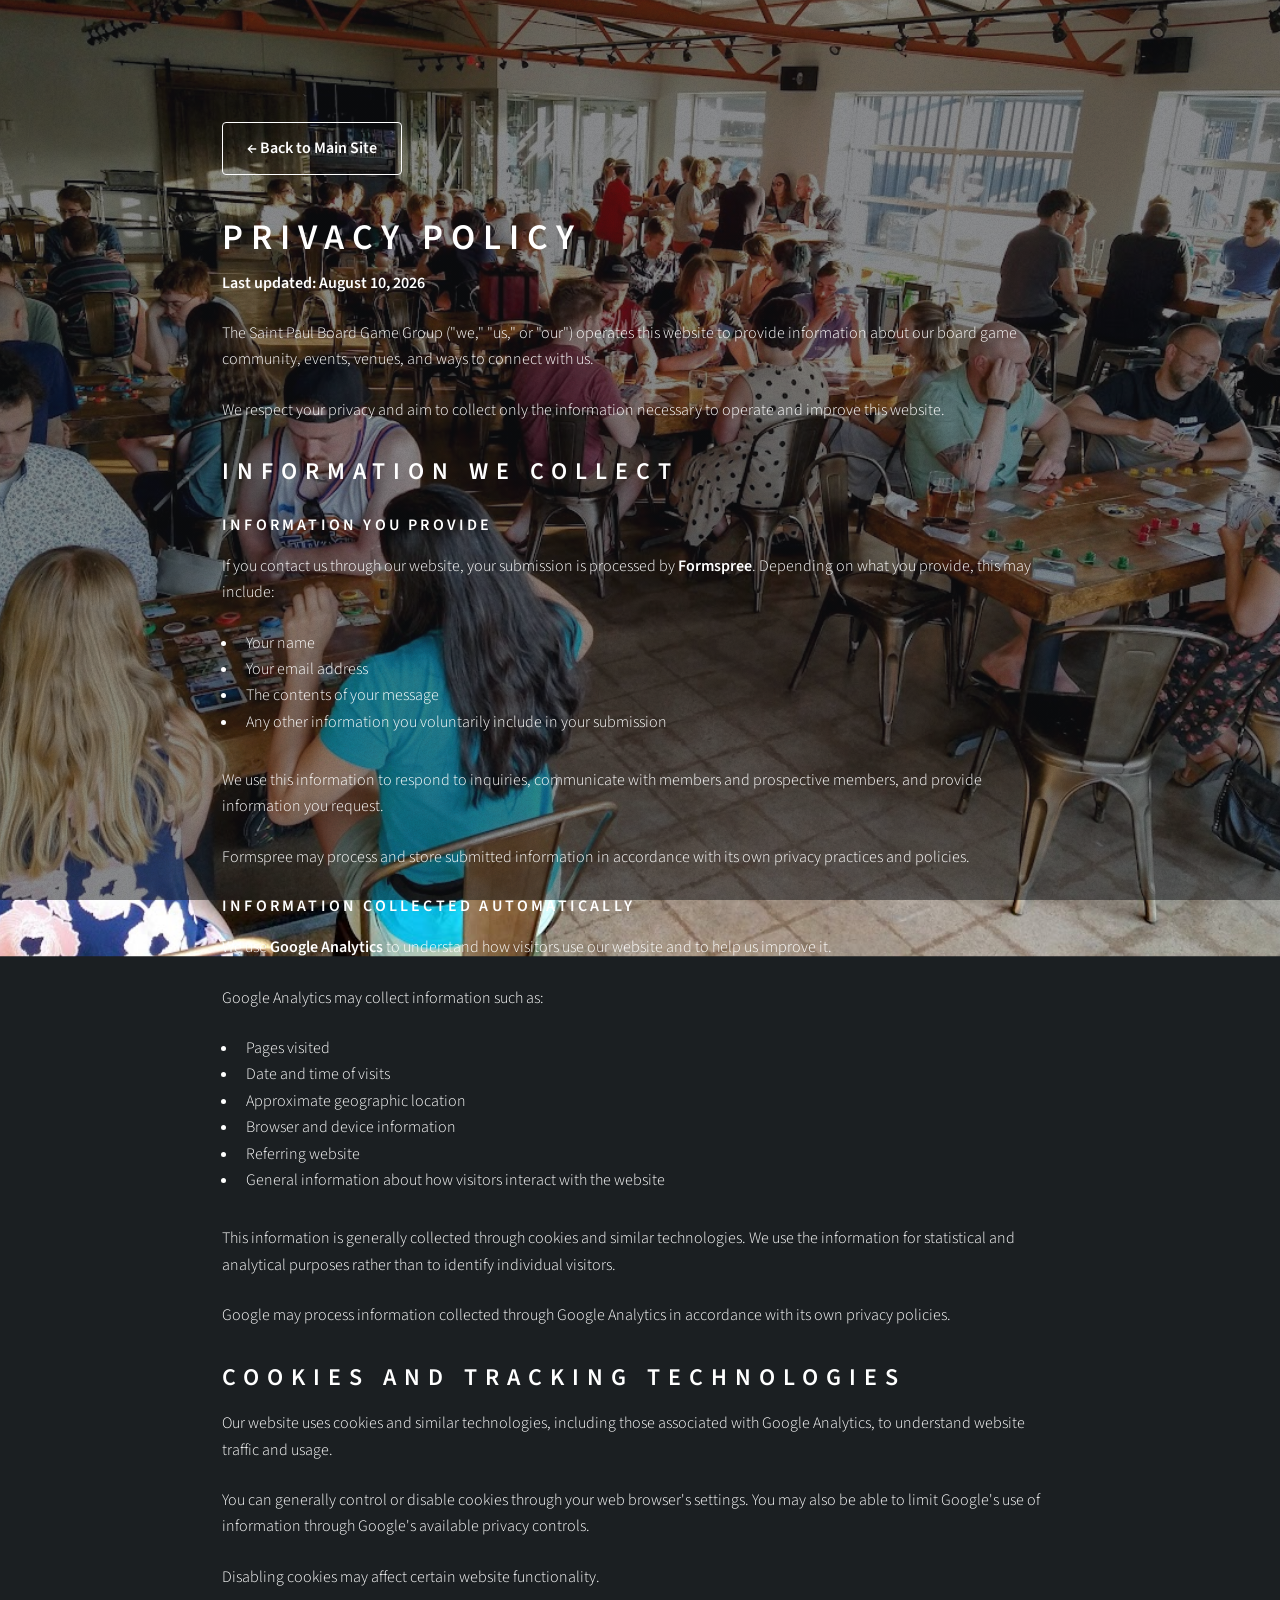
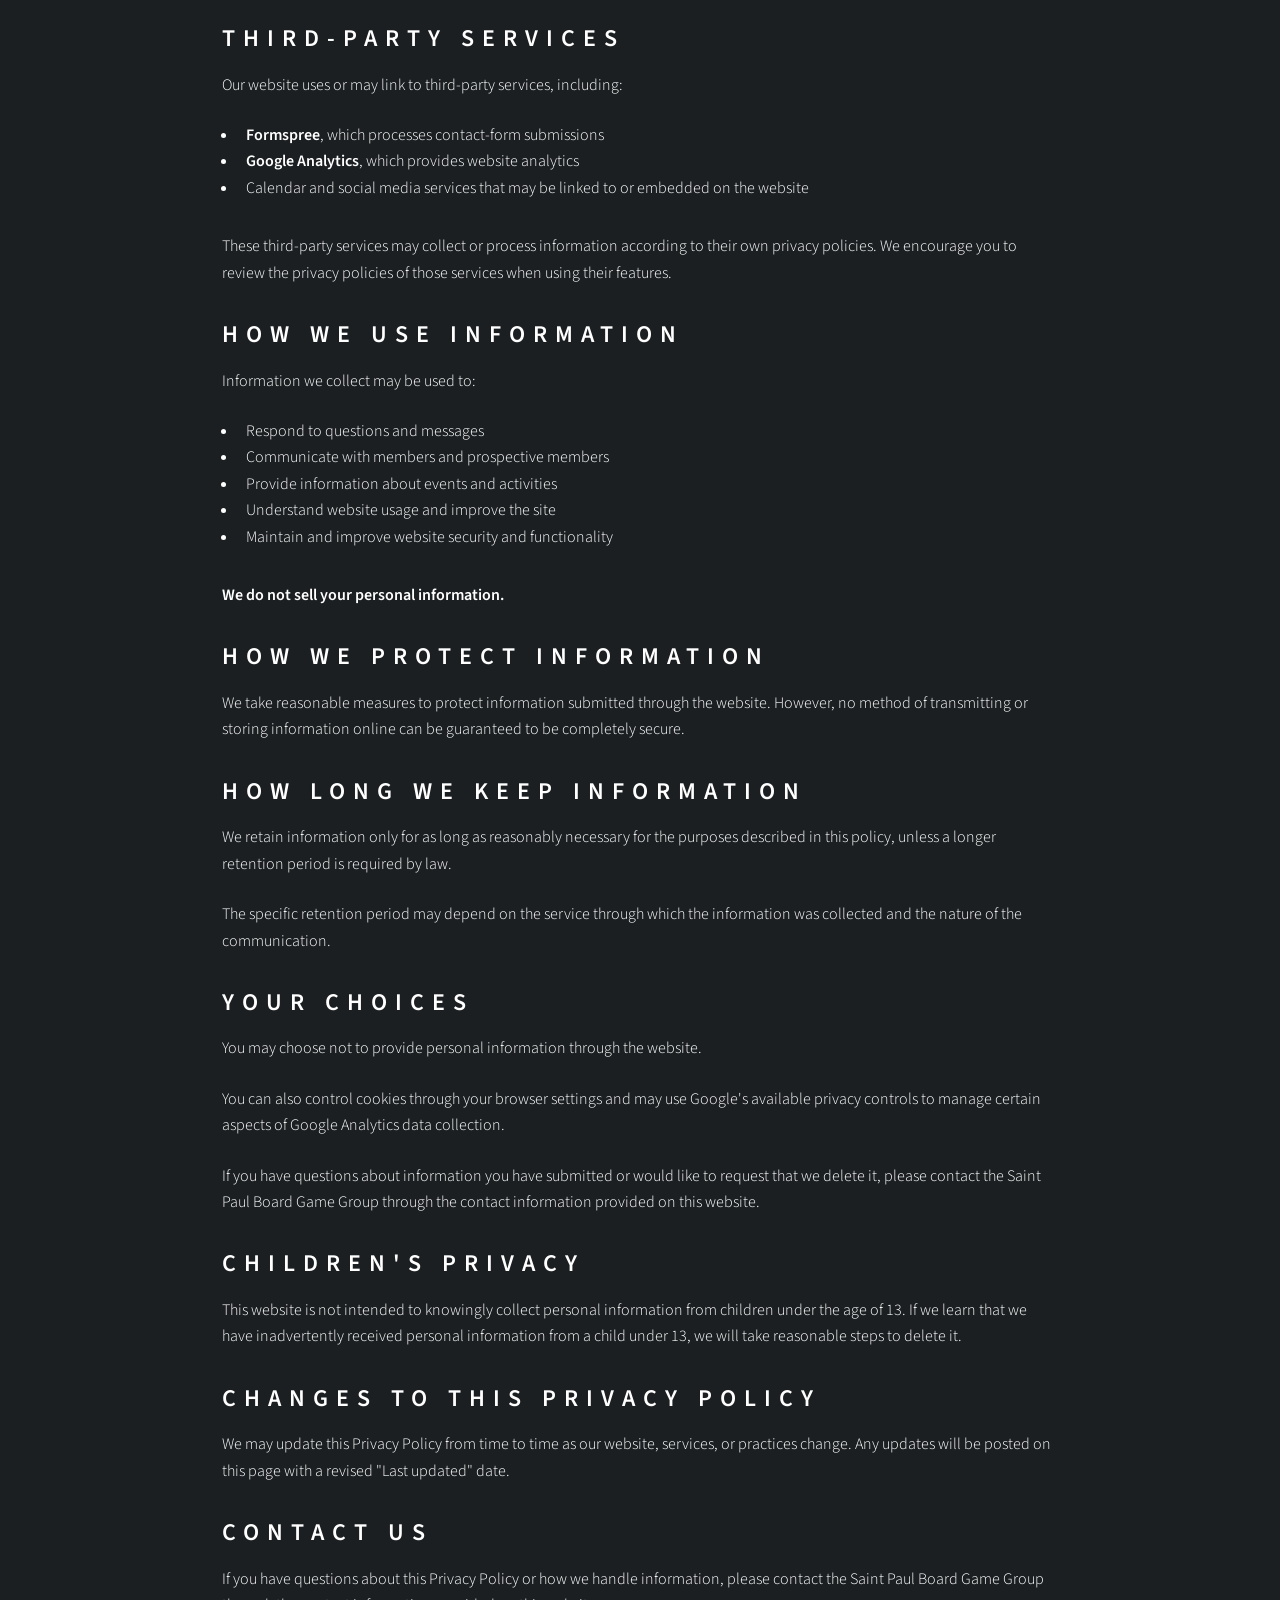
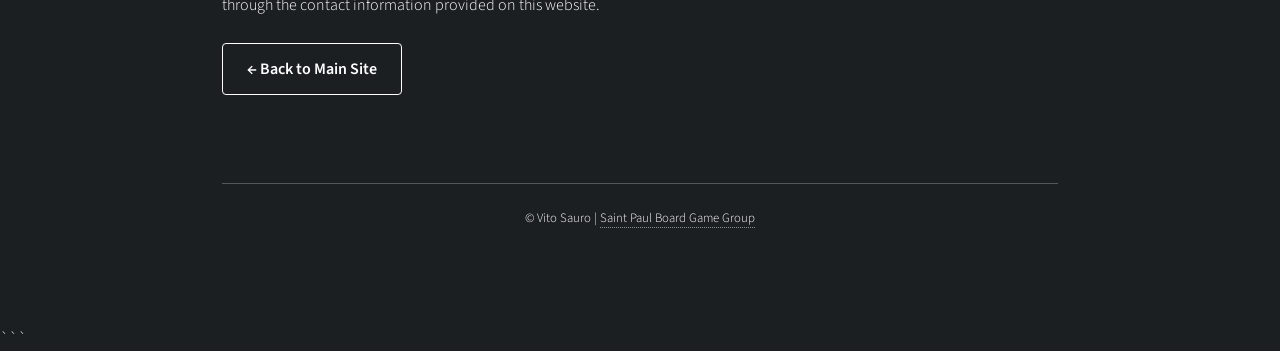
<file: privacy.html>
```html
<!DOCTYPE HTML>
<html>
<head>
    <title>Privacy Policy | Saint Paul Board Game Group</title>
    <meta charset="utf-8" />
    <meta name="viewport" content="width=device-width, initial-scale=1, user-scalable=no" />

    <link rel="stylesheet" href="assets/css/main.css" />
    <noscript>
        <link rel="stylesheet" href="assets/css/noscript.css" />
    </noscript>

    <link rel="icon" type="image/png" href="images/icon.png" />

    <style>
        /* Privacy page layout */
        #privacy-page {
            width: 100%;
            max-width: 900px;
            margin: 0 auto;
            padding: 3rem 2rem;
        }

        #privacy-page h1 {
            margin-bottom: 0.5rem;
        }

        #privacy-page h2 {
            margin-top: 2rem;
        }

        #privacy-page h3 {
            margin-top: 1.5rem;
        }

        /* Make the return button impossible to miss */
        .back-button {
            display: inline-block;
            margin-bottom: 2.5rem;
            padding: 0.75rem 1.5rem;
            border: solid 1px #ffffff;
            border-radius: 4px;
            text-decoration: none;
            font-weight: 600;
            transition: background-color 0.2s ease, color 0.2s ease;
        }

        .back-button:hover {
            background-color: #ffffff;
            color: #1b1f22;
        }

        .privacy-footer {
            margin-top: 3rem;
            padding-top: 1.5rem;
            border-top: solid 1px rgba(255, 255, 255, 0.25);
            text-align: center;
            font-size: 0.8rem;
        }

        @media screen and (max-width: 736px) {
            #privacy-page {
                padding: 2rem 1rem;
            }
        }
    </style>
</head>

<body>

    <div id="wrapper">

        <main id="privacy-page">

            <!-- VERY OBVIOUS BACK BUTTON -->
            <a href="index.html" class="back-button">
                ← Back to Main Site
            </a>

            <h1>Privacy Policy</h1>

            <p><strong>Last updated: August 10, 2026</strong></p>

            <p>
                The Saint Paul Board Game Group ("we," "us," or "our")
                operates this website to provide information about our board
                game community, events, venues, and ways to connect with us.
            </p>

            <p>
                We respect your privacy and aim to collect only the information
                necessary to operate and improve this website.
            </p>

            <h2>Information We Collect</h2>

            <h3>Information You Provide</h3>

            <p>
                If you contact us through our website, your submission is
                processed by <strong>Formspree</strong>. Depending on what
                you provide, this may include:
            </p>

            <ul>
                <li>Your name</li>
                <li>Your email address</li>
                <li>The contents of your message</li>
                <li>Any other information you voluntarily include in your submission</li>
            </ul>

            <p>
                We use this information to respond to inquiries, communicate
                with members and prospective members, and provide information
                you request.
            </p>

            <p>
                Formspree may process and store submitted information in
                accordance with its own privacy practices and policies.
            </p>

            <h3>Information Collected Automatically</h3>

            <p>
                We use <strong>Google Analytics</strong> to understand how
                visitors use our website and to help us improve it.
            </p>

            <p>Google Analytics may collect information such as:</p>

            <ul>
                <li>Pages visited</li>
                <li>Date and time of visits</li>
                <li>Approximate geographic location</li>
                <li>Browser and device information</li>
                <li>Referring website</li>
                <li>General information about how visitors interact with the website</li>
            </ul>

            <p>
                This information is generally collected through cookies and
                similar technologies. We use the information for statistical
                and analytical purposes rather than to identify individual
                visitors.
            </p>

            <p>
                Google may process information collected through Google
                Analytics in accordance with its own privacy policies.
            </p>

            <h2>Cookies and Tracking Technologies</h2>

            <p>
                Our website uses cookies and similar technologies, including
                those associated with Google Analytics, to understand website
                traffic and usage.
            </p>

            <p>
                You can generally control or disable cookies through your web
                browser's settings. You may also be able to limit Google's
                use of information through Google's available privacy controls.
            </p>

            <p>
                Disabling cookies may affect certain website functionality.
            </p>

            <h2>Third-Party Services</h2>

            <p>
                Our website uses or may link to third-party services, including:
            </p>

            <ul>
                <li>
                    <strong>Formspree</strong>, which processes contact-form
                    submissions
                </li>
                <li>
                    <strong>Google Analytics</strong>, which provides website
                    analytics
                </li>
                <li>
                    Calendar and social media services that may be linked to
                    or embedded on the website
                </li>
            </ul>

            <p>
                These third-party services may collect or process information
                according to their own privacy policies. We encourage you to
                review the privacy policies of those services when using their
                features.
            </p>

            <h2>How We Use Information</h2>

            <p>Information we collect may be used to:</p>

            <ul>
                <li>Respond to questions and messages</li>
                <li>Communicate with members and prospective members</li>
                <li>Provide information about events and activities</li>
                <li>Understand website usage and improve the site</li>
                <li>Maintain and improve website security and functionality</li>
            </ul>

            <p>
                <strong>We do not sell your personal information.</strong>
            </p>

            <h2>How We Protect Information</h2>

            <p>
                We take reasonable measures to protect information submitted
                through the website. However, no method of transmitting or
                storing information online can be guaranteed to be completely
                secure.
            </p>

            <h2>How Long We Keep Information</h2>

            <p>
                We retain information only for as long as reasonably necessary
                for the purposes described in this policy, unless a longer
                retention period is required by law.
            </p>

            <p>
                The specific retention period may depend on the service through
                which the information was collected and the nature of the
                communication.
            </p>

            <h2>Your Choices</h2>

            <p>
                You may choose not to provide personal information through the
                website.
            </p>

            <p>
                You can also control cookies through your browser settings and
                may use Google's available privacy controls to manage certain
                aspects of Google Analytics data collection.
            </p>

            <p>
                If you have questions about information you have submitted or
                would like to request that we delete it, please contact the
                Saint Paul Board Game Group through the contact information
                provided on this website.
            </p>

            <h2>Children's Privacy</h2>

            <p>
                This website is not intended to knowingly collect personal
                information from children under the age of 13. If we learn
                that we have inadvertently received personal information from
                a child under 13, we will take reasonable steps to delete it.
            </p>

            <h2>Changes to This Privacy Policy</h2>

            <p>
                We may update this Privacy Policy from time to time as our
                website, services, or practices change. Any updates will be
                posted on this page with a revised "Last updated" date.
            </p>

            <h2>Contact Us</h2>

            <p>
                If you have questions about this Privacy Policy or how we
                handle information, please contact the Saint Paul Board Game
                Group through the contact information provided on this website.
            </p>

            <!-- SECOND BACK BUTTON AT BOTTOM -->
            <p>
                <a href="index.html" class="back-button">
                    ← Back to Main Site
                </a>
            </p>

            <div class="privacy-footer">
                &copy; Vito Sauro |
                <a href="index.html">Saint Paul Board Game Group</a>
            </div>

        </main>

    </div>

    <div id="bg"></div>

    <script src="assets/js/jquery.min.js"></script>
    <script src="assets/js/browser.min.js"></script>
    <script src="assets/js/breakpoints.min.js"></script>
    <script src="assets/js/util.js"></script>
    <script src="assets/js/main.js"></script>

</body>
</html>
```
</file>
<file: assets/css/noscript.css>
/*
	Dimension by HTML5 UP
	html5up.net | @ajlkn
	Free for personal and commercial use under the CCA 3.0 license (html5up.net/license)
*/

/* BG */

	body.is-preload #bg:before {
		background-color: transparent;
	}

/* Header */

	body.is-preload #header {
		-moz-filter: none;
		-webkit-filter: none;
		-ms-filter: none;
		filter: none;
	}

		body.is-preload #header > * {
			opacity: 1;
		}

		body.is-preload #header .content .inner {
			max-height: none;
			padding: 3rem 2rem;
			opacity: 1;
		}

/* Main */

	#main article {
		opacity: 1;
		margin: 4rem 0 0 0;
	}
</file>
<file: assets/css/main.css>
@import url(fontawesome-all.min.css);
@import url("https://fonts.googleapis.com/css?family=Source+Sans+Pro:300italic,600italic,300,600");

/*
	Dimension by HTML5 UP
	html5up.net | @ajlkn
	Free for personal and commercial use under the CCA 3.0 license (html5up.net/license)
*/

html, body, div, span, applet, object,
iframe, h1, h2, h3, h4, h5, h6, p, blockquote,
pre, a, abbr, acronym, address, big, cite,
code, del, dfn, em, img, ins, kbd, q, s, samp,
small, strike, strong, sub, sup, tt, var, b,
u, i, center, dl, dt, dd, ol, ul, li, fieldset,
form, label, legend, table, caption, tbody,
tfoot, thead, tr, th, td, article, aside,
canvas, details, embed, figure, figcaption,
footer, header, hgroup, menu, nav, output, ruby,
section, summary, time, mark, audio, video {
	margin: 0;
	padding: 0;
	border: 0;
	font-size: 100%;
	font: inherit;
	vertical-align: baseline;}

article, aside, details, figcaption, figure,
footer, header, hgroup, menu, nav, section {
	display: block;}

body {
	line-height: 1;
}

ol, ul {
	list-style: none;
}

blockquote, q {
	quotes: none;
}

	blockquote:before, blockquote:after, q:before, q:after {
		content: '';
		content: none;
	}

table {
	border-collapse: collapse;
	border-spacing: 0;
}

body {
	-webkit-text-size-adjust: none;
}

mark {
	background-color: transparent;
	color: inherit;
}

input::-moz-focus-inner {
	border: 0;
	padding: 0;
}

input, select, textarea {
	-moz-appearance: none;
	-webkit-appearance: none;
	-ms-appearance: none;
	appearance: none;
}

/* Basic */

	@-ms-viewport {
		width: device-width;
	}

	@media screen and (max-width: 480px) {

		html, body {
			min-width: 320px;
		}

	}

	html {
		box-sizing: border-box;
	}

	*, *:before, *:after {
		box-sizing: inherit;
	}

	body {
		background: #1b1f22;
	}

		body.is-preload *, body.is-preload *:before, body.is-preload *:after {
			-moz-animation: none !important;
			-webkit-animation: none !important;
			-ms-animation: none !important;
			animation: none !important;
			-moz-transition: none !important;
			-webkit-transition: none !important;
			-ms-transition: none !important;
			transition: none !important;
		}

/* Partners */		
.partners {
  margin-top: 2rem;
}

.partners-row {
  overflow: hidden;
  margin: 1rem 0;
  mask-image: linear-gradient(to right, transparent, black 10%, black 90%, transparent);
  -webkit-mask-image: linear-gradient(to right, transparent, black 10%, black 90%, transparent);
}

.partners-track {
  display: flex;
  gap: 2rem;
  width: max-content;
}

/* Logo styling */
.partners img {
  height: 70px;
  width: 70px;
  object-fit: cover;
  border-radius: 50%;
  opacity: 0.8;
  transition: transform 0.3s, opacity 0.3s;
}

/* Animations */
.row-left .partners-track {
  animation: scroll-left 20s linear infinite;
  animation-duration: 22s;
}

.row-right .partners-track {
  animation: scroll-right 20s linear infinite;
  animation-duration: 18s;
}

@keyframes scroll-left {
  from {
    transform: translateX(0);
  }
  to {
    transform: translateX(-50%);
  }
}

@keyframes scroll-right {
  from {
    transform: translateX(-50%);
  }
  to {
    transform: translateX(0);
  }
}

		/* Counters */		

.counter-row {
  display: flex;
  justify-content: space-between;
  text-align: center;
  margin-top: 1rem;
  margin-bottom: 0;
  gap: 2rem;
  
}

.counter-box {
  flex: 1;
}

.counter-box span {
  font-size: 2.5rem;
  font-weight: bold;
  display: block;
  margin-bottom: 0.25rem
}

.counter-box p {
  margin-top: 0.5rem;
  font-size: 1rem;
  margin: 0
}


/* Type */

	html {
		font-size: 16pt;
	}

		@media screen and (max-width: 1680px) {

			html {
				font-size: 12pt;
			}

		}

		@media screen and (max-width: 736px) {

			html {
				font-size: 11pt;
			}

		}

		@media screen and (max-width: 360px) {

			html {
				font-size: 10pt;
			}

		}

	body, input, select, textarea {
		color: #ffffff;
		font-family: "Source Sans Pro", sans-serif;
		font-weight: 300;
		font-size: 1rem;
		line-height: 1.65;
	}

	a {
		-moz-transition: color 0.2s ease-in-out, background-color 0.2s ease-in-out, border-bottom-color 0.2s ease-in-out;
		-webkit-transition: color 0.2s ease-in-out, background-color 0.2s ease-in-out, border-bottom-color 0.2s ease-in-out;
		-ms-transition: color 0.2s ease-in-out, background-color 0.2s ease-in-out, border-bottom-color 0.2s ease-in-out;
		transition: color 0.2s ease-in-out, background-color 0.2s ease-in-out, border-bottom-color 0.2s ease-in-out;
		border-bottom: dotted 1px rgba(255, 255, 255, 0.5);
		text-decoration: none;
		color: inherit;
	}

		a:hover {
			border-bottom-color: transparent;
		}

	strong, b {
		color: #ffffff;
		font-weight: 600;
	}

	em, i {
		font-style: italic;
	}

	p {
		margin: 0 0 1.5rem 0;
	}

	h1, h2, h3, h4, h5, h6 {
		color: #ffffff;
		font-weight: 600;
		line-height: 1.5;
		margin: 0 0 1rem 0;
		text-transform: uppercase;
		letter-spacing: 0.2rem;
	}

		h1 a, h2 a, h3 a, h4 a, h5 a, h6 a {
			color: inherit;
			text-decoration: none;
		}

		h1.major, h2.major, h3.major, h4.major, h5.major, h6.major {
			border-bottom: solid 1px #ffffff;
			width: -moz-max-content;
			width: -webkit-max-content;
			width: -ms-max-content;
			width: max-content;
			padding-bottom: 0.5rem;
			margin: 0 0 2rem 0;
		}

	h1 {
		font-size: 2.25rem;
		line-height: 1.3;
		letter-spacing: 0.5rem;
	}

	h2 {
		font-size: 1.5rem;
		line-height: 1.4;
		letter-spacing: 0.5rem;
	}

	h3 {
		font-size: 1rem;
	}

	h4 {
		font-size: 0.8rem;
	}

	h5 {
		font-size: 0.7rem;
	}

	h6 {
		font-size: 0.6rem;
	}

	@media screen and (max-width: 736px) {

		h1 {
			font-size: 1.75rem;
			line-height: 1.4;
		}

		h2 {
			font-size: 1.25em;
			line-height: 1.5;
		}

	}

	sub {
		font-size: 0.8rem;
		position: relative;
		top: 0.5rem;
	}

	sup {
		font-size: 0.8rem;
		position: relative;
		top: -0.5rem;
	}

	blockquote {
		border-left: solid 4px #ffffff;
		font-style: italic;
		margin: 0 0 2rem 0;
		padding: 0.5rem 0 0.5rem 2rem;
	}

	code {
		background: rgba(255, 255, 255, 0.075);
		border-radius: 4px;
		font-family: "Courier New", monospace;
		font-size: 0.9rem;
		margin: 0 0.25rem;
		padding: 0.25rem 0.65rem;
	}

	pre {
		-webkit-overflow-scrolling: touch;
		font-family: "Courier New", monospace;
		font-size: 0.9rem;
		margin: 0 0 2rem 0;
	}

		pre code {
			display: block;
			line-height: 1.75;
			padding: 1rem 1.5rem;
			overflow-x: auto;
		}

	hr {
		border: 0;
		border-bottom: solid 1px #ffffff;
		margin: 2.75rem 0;
	}

	.align-left {
		text-align: left;
	}

	.align-center {
		text-align: center;
	}

	.align-right {
		text-align: right;
	}

/* Form */

	form {
		margin: 0 0 2rem 0;
	}

		form > :last-child {
			margin-bottom: 0;
		}

		form > .fields {
			display: -moz-flex;
			display: -webkit-flex;
			display: -ms-flex;
			display: flex;
			-moz-flex-wrap: wrap;
			-webkit-flex-wrap: wrap;
			-ms-flex-wrap: wrap;
			flex-wrap: wrap;
			width: calc(100% + 3rem);
			margin: -1.5rem 0 2rem -1.5rem;
		}

			form > .fields > .field {
				-moz-flex-grow: 0;
				-webkit-flex-grow: 0;
				-ms-flex-grow: 0;
				flex-grow: 0;
				-moz-flex-shrink: 0;
				-webkit-flex-shrink: 0;
				-ms-flex-shrink: 0;
				flex-shrink: 0;
				padding: 1.5rem 0 0 1.5rem;
				width: calc(100% - 1.5rem);
			}

				form > .fields > .field.half {
					width: calc(50% - 0.75rem);
				}

				form > .fields > .field.third {
					width: calc(100%/3 - 0.5rem);
				}

				form > .fields > .field.quarter {
					width: calc(25% - 0.375rem);
				}

		@media screen and (max-width: 480px) {

			form > .fields {
				width: calc(100% + 3rem);
				margin: -1.5rem 0 2rem -1.5rem;
			}

				form > .fields > .field {
					padding: 1.5rem 0 0 1.5rem;
					width: calc(100% - 1.5rem);
				}

					form > .fields > .field.half {
						width: calc(100% - 1.5rem);
					}

					form > .fields > .field.third {
						width: calc(100% - 1.5rem);
					}

					form > .fields > .field.quarter {
						width: calc(100% - 1.5rem);
					}

		}

	label {
		color: #ffffff;
		display: block;
		font-size: 0.8rem;
		font-weight: 300;
		letter-spacing: 0.2rem;
		line-height: 1.5;
		margin: 0 0 1rem 0;
		text-transform: uppercase;
	}

	input[type="text"],
	input[type="password"],
	input[type="email"],
	input[type="tel"],
	select,
	textarea {
		-moz-appearance: none;
		-webkit-appearance: none;
		-ms-appearance: none;
		appearance: none;
		-moz-transition: border-color 0.2s ease-in-out, box-shadow 0.2s ease-in-out, background-color 0.2s ease-in-out;
		-webkit-transition: border-color 0.2s ease-in-out, box-shadow 0.2s ease-in-out, background-color 0.2s ease-in-out;
		-ms-transition: border-color 0.2s ease-in-out, box-shadow 0.2s ease-in-out, background-color 0.2s ease-in-out;
		transition: border-color 0.2s ease-in-out, box-shadow 0.2s ease-in-out, background-color 0.2s ease-in-out;
		background-color: transparent;
		border-radius: 4px;
		border: solid 1px #ffffff;
		color: inherit;
		display: block;
		outline: 0;
		padding: 0 1rem;
		text-decoration: none;
		width: 100%;
	}

		input[type="text"]:invalid,
		input[type="password"]:invalid,
		input[type="email"]:invalid,
		input[type="tel"]:invalid,
		select:invalid,
		textarea:invalid {
			box-shadow: none;
		}

		input[type="text"]:focus,
		input[type="password"]:focus,
		input[type="email"]:focus,
		input[type="tel"]:focus,
		select:focus,
		textarea:focus {
			background: rgba(255, 255, 255, 0.075);
			border-color: #ffffff;
			box-shadow: 0 0 0 1px #ffffff;
		}

	select {
		background-image: url("data:image/svg+xml;charset=utf8,%3Csvg xmlns='http://www.w3.org/2000/svg' width='40' height='40' preserveAspectRatio='none' viewBox='0 0 40 40'%3E%3Cpath d='M9.4,12.3l10.4,10.4l10.4-10.4c0.2-0.2,0.5-0.4,0.9-0.4c0.3,0,0.6,0.1,0.9,0.4l3.3,3.3c0.2,0.2,0.4,0.5,0.4,0.9 c0,0.4-0.1,0.6-0.4,0.9L20.7,31.9c-0.2,0.2-0.5,0.4-0.9,0.4c-0.3,0-0.6-0.1-0.9-0.4L4.3,17.3c-0.2-0.2-0.4-0.5-0.4-0.9 c0-0.4,0.1-0.6,0.4-0.9l3.3-3.3c0.2-0.2,0.5-0.4,0.9-0.4S9.1,12.1,9.4,12.3z' fill='%23ffffff' /%3E%3C/svg%3E");
		background-size: 1.25rem;
		background-repeat: no-repeat;
		background-position: calc(100% - 1rem) center;
		height: 2.75rem;
		padding-right: 2.75rem;
		text-overflow: ellipsis;
	}

		select option {
			color: #ffffff;
			background: #1b1f22;
		}

		select:focus::-ms-value {
			background-color: transparent;
		}

		select::-ms-expand {
			display: none;
		}

	input[type="text"],
	input[type="password"],
	input[type="email"],
	select {
		height: 2.75rem;
	}

	textarea {
		padding: 0.75rem 1rem;
	}

	input[type="checkbox"],
	input[type="radio"] {
		-moz-appearance: none;
		-webkit-appearance: none;
		-ms-appearance: none;
		appearance: none;
		display: block;
		float: left;
		margin-right: -2rem;
		opacity: 0;
		width: 1rem;
		z-index: -1;
	}

		input[type="checkbox"] + label,
		input[type="radio"] + label {
			text-decoration: none;
			-moz-user-select: none;
			-webkit-user-select: none;
			-ms-user-select: none;
			user-select: none;
			color: #ffffff;
			cursor: pointer;
			display: inline-block;
			font-size: 0.8rem;
			font-weight: 300;
			margin: 0 0 0.5rem 0;
			padding-left: 2.65rem;
			padding-right: 0.75rem;
			position: relative;
		}

			input[type="checkbox"] + label:before,
			input[type="radio"] + label:before {
				-moz-osx-font-smoothing: grayscale;
				-webkit-font-smoothing: antialiased;
				display: inline-block;
				font-style: normal;
				font-variant: normal;
				text-rendering: auto;
				line-height: 1;
				text-transform: none !important;
				font-family: 'Font Awesome 5 Free';
				font-weight: 900;
			}

			input[type="checkbox"] + label:before,
			input[type="radio"] + label:before {
				-moz-transition: border-color 0.2s ease-in-out, box-shadow 0.2s ease-in-out, background-color 0.2s ease-in-out;
				-webkit-transition: border-color 0.2s ease-in-out, box-shadow 0.2s ease-in-out, background-color 0.2s ease-in-out;
				-ms-transition: border-color 0.2s ease-in-out, box-shadow 0.2s ease-in-out, background-color 0.2s ease-in-out;
				transition: border-color 0.2s ease-in-out, box-shadow 0.2s ease-in-out, background-color 0.2s ease-in-out;
				border-radius: 4px;
				border: solid 1px #ffffff;
				content: '';
				display: inline-block;
				height: 1.65rem;
				left: 0;
				line-height: 1.65rem;
				position: absolute;
				text-align: center;
				top: -0.15rem;
				width: 1.65rem;
			}

		input[type="checkbox"]:checked + label:before,
		input[type="radio"]:checked + label:before {
			background: #ffffff !important;
			border-color: #ffffff !important;
			color: #1b1f22;
			content: '\f00c';
		}

		input[type="checkbox"]:focus + label:before,
		input[type="radio"]:focus + label:before {
			background: rgba(255, 255, 255, 0.075);
			border-color: #ffffff;
			box-shadow: 0 0 0 1px #ffffff;
		}

	input[type="checkbox"] + label:before {
		border-radius: 4px;
	}

	input[type="radio"] + label:before {
		border-radius: 100%;
	}

	::-webkit-input-placeholder {
		color: rgba(255, 255, 255, 0.5) !important;
		opacity: 1.0;
	}

	:-moz-placeholder {
		color: rgba(255, 255, 255, 0.5) !important;
		opacity: 1.0;
	}

	::-moz-placeholder {
		color: rgba(255, 255, 255, 0.5) !important;
		opacity: 1.0;
	}

	:-ms-input-placeholder {
		color: rgba(255, 255, 255, 0.5) !important;
		opacity: 1.0;
	}

	.formerize-placeholder {
		color: rgba(255, 255, 255, 0.5) !important;
		opacity: 1.0;
	}

/* Box */

	.box {
		border-radius: 4px;
		border: solid 1px #ffffff;
		margin-bottom: 2rem;
		padding: 1.5em;
	}

		.box > :last-child,
		.box > :last-child > :last-child,
		.box > :last-child > :last-child > :last-child {
			margin-bottom: 0;
		}

		.box.alt {
			border: 0;
			border-radius: 0;
			padding: 0;
		}

/* Icon */

	.icon {
		text-decoration: none;
		border-bottom: none;
		position: relative;
	}

		.icon:before {
			-moz-osx-font-smoothing: grayscale;
			-webkit-font-smoothing: antialiased;
			display: inline-block;
			font-style: normal;
			font-variant: normal;
			text-rendering: auto;
			line-height: 1;
			text-transform: none !important;
			font-family: 'Font Awesome 5 Free';
			font-weight: 400;
		}

		.icon > .label {
			display: none;
		}

		.icon:before {
			line-height: inherit;
		}

		.icon.solid:before {
			font-weight: 900;
		}

		.icon.brands:before {
			font-family: 'Font Awesome 5 Brands';
		}

/* Image */

	.image {
		border-radius: 4px;
		border: 0;
		display: inline-block;
		position: relative;
	}

		.image-row {
  			display: flex;
 			width: 100%;
			gap: .5rem;
		}

		.image-row .image {
 			flex: 1;
  			margin: 0;
		}

		.image-row img {
 			 width: 100%;
			  height: 100%;
 			 object-fit: cover;
  			display: block;
			}

		.image:before {
			pointer-events: none;
			background-image: url("../../images/overlay.png");
			background-color: rgba(19, 21, 25, 0.5);
			border-radius: 4px;
			content: '';
			display: block;
			height: 100%;
			left: 0;
			opacity: 0.5;
			position: absolute;
			top: 0;
			width: 100%;
		}

		.image img {
			border-radius: 4px;
			display: block;
		}

		.image.left, .image.right {
			max-width: 40%;
		}

			.image.left img, .image.right img {
				width: 100%;
			}

		.image.left {
			float: left;
			padding: 0 1.5em 1em 0;
			top: 0.25em;
		}

		.image.right {
			float: right;
			padding: 0 0 1em 1.5em;
			top: 0.25em;
		}

		.image.fit {
			display: block;
			margin: 0 0 2rem 0;
			width: 100%;
		}

			.image.fit img {
				width: 100%;
			}

		.image.main {
			display: block;
			margin: 2.5rem 0;
			width: 100%;
		}

			.image.main img {
				width: 100%;
			}

		@media screen and (max-width: 736px) {

			.image.main {
				margin: 2rem 0;
			}

		}

		@media screen and (max-width: 480px) {

			.image.main {
				margin: 1.5rem 0;
			}

		}

/* List */

	ol {
		list-style: decimal;
		margin: 0 0 2rem 0;
		padding-left: 1.25em;
	}

		ol li {
			padding-left: 0.25em;
		}

	ul {
		list-style: disc;
		margin: 0 0 2rem 0;
		padding-left: 1em;
	}

		ul li {
			padding-left: 0.5em;
		}

		ul.alt {
			list-style: none;
			padding-left: 0;
		}

			ul.alt li {
				border-top: solid 1px #ffffff;
				padding: 0.5em 0;
			}

				ul.alt li:first-child {
					border-top: 0;
					padding-top: 0;
				}

	dl {
		margin: 0 0 2rem 0;
	}

		dl dt {
			display: block;
			font-weight: 600;
			margin: 0 0 1rem 0;
		}

		dl dd {
			margin-left: 2rem;
		}

/* Actions */

	ul.actions {
		display: -moz-flex;
		display: -webkit-flex;
		display: -ms-flex;
		display: flex;
		cursor: default;
		list-style: none;
		margin-left: -1rem;
		padding-left: 0;
	}

		ul.actions li {
			padding: 0 0 0 1rem;
			vertical-align: middle;
		}

		ul.actions.special {
			-moz-justify-content: center;
			-webkit-justify-content: center;
			-ms-justify-content: center;
			justify-content: center;
			width: 100%;
			margin-left: 0;
		}

			ul.actions.special li:first-child {
				padding-left: 0;
			}

		ul.actions.stacked {
			-moz-flex-direction: column;
			-webkit-flex-direction: column;
			-ms-flex-direction: column;
			flex-direction: column;
			margin-left: 0;
		}

			ul.actions.stacked li {
				padding: 1.3rem 0 0 0;
			}

				ul.actions.stacked li:first-child {
					padding-top: 0;
				}

		ul.actions.fit {
			width: calc(100% + 1rem);
		}

			ul.actions.fit li {
				-moz-flex-grow: 1;
				-webkit-flex-grow: 1;
				-ms-flex-grow: 1;
				flex-grow: 1;
				-moz-flex-shrink: 1;
				-webkit-flex-shrink: 1;
				-ms-flex-shrink: 1;
				flex-shrink: 1;
				width: 100%;
			}

				ul.actions.fit li > * {
					width: 100%;
				}

			ul.actions.fit.stacked {
				width: 100%;
			}

		@media screen and (max-width: 480px) {

			ul.actions:not(.fixed) {
				-moz-flex-direction: column;
				-webkit-flex-direction: column;
				-ms-flex-direction: column;
				flex-direction: column;
				margin-left: 0;
				width: 100% !important;
			}

				ul.actions:not(.fixed) li {
					-moz-flex-grow: 1;
					-webkit-flex-grow: 1;
					-ms-flex-grow: 1;
					flex-grow: 1;
					-moz-flex-shrink: 1;
					-webkit-flex-shrink: 1;
					-ms-flex-shrink: 1;
					flex-shrink: 1;
					padding: 1rem 0 0 0;
					text-align: center;
					width: 100%;
				}

					ul.actions:not(.fixed) li > * {
						width: 100%;
					}

					ul.actions:not(.fixed) li:first-child {
						padding-top: 0;
					}

					ul.actions:not(.fixed) li input[type="submit"],
					ul.actions:not(.fixed) li input[type="reset"],
					ul.actions:not(.fixed) li input[type="button"],
					ul.actions:not(.fixed) li button,
					ul.actions:not(.fixed) li .button {
						width: 100%;
					}

						ul.actions:not(.fixed) li input[type="submit"].icon:before,
						ul.actions:not(.fixed) li input[type="reset"].icon:before,
						ul.actions:not(.fixed) li input[type="button"].icon:before,
						ul.actions:not(.fixed) li button.icon:before,
						ul.actions:not(.fixed) li .button.icon:before {
							margin-left: -0.5em;
						}

		}

/* Icons */

	ul.icons {
		cursor: default;
		list-style: none;
		padding-left: 0;
	}

		ul.icons li {
			display: inline-block;
			padding: 0 0.75em 0 0;
		}

			ul.icons li:last-child {
				padding-right: 0;
			}

			ul.icons li a {
				border-radius: 100%;
				box-shadow: inset 0 0 0 1px #ffffff;
				display: inline-block;
				height: 3.25rem;
				line-height: 3.25rem;
				text-align: center;
				width: 3.25rem;
			}

				ul.icons li a:hover {
					background-color: rgba(255, 255, 255, 0.075);
				}

				ul.icons li a:active {
					background-color: rgba(255, 255, 255, 0.175);
				}

/* Table */

	.table-wrapper {
		-webkit-overflow-scrolling: touch;
		overflow-x: auto;
	}

	table {
		margin: 0 0 2rem 0;
		width: 100%;
	}

		table tbody tr {
			border: solid 1px #ffffff;
			border-left: 0;
			border-right: 0;
		}

			table tbody tr:nth-child(2n + 1) {
				background-color: rgba(255, 255, 255, 0.075);
			}

		table td {
			padding: 0.75em 0.75em;
		}

		table th {
			color: #ffffff;
			font-size: 0.9em;
			font-weight: 600;
			padding: 0 0.75em 0.75em 0.75em;
			text-align: left;
		}

		table thead {
			border-bottom: solid 2px #ffffff;
		}

		table tfoot {
			border-top: solid 2px #ffffff;
		}

		table.alt {
			border-collapse: separate;
		}

			table.alt tbody tr td {
				border: solid 1px #ffffff;
				border-left-width: 0;
				border-top-width: 0;
			}

				table.alt tbody tr td:first-child {
					border-left-width: 1px;
				}

			table.alt tbody tr:first-child td {
				border-top-width: 1px;
			}

			table.alt thead {
				border-bottom: 0;
			}

			table.alt tfoot {
				border-top: 0;
			}

/* Button */

	input[type="submit"],
	input[type="reset"],
	input[type="button"],
	button,
	.button {
		-moz-appearance: none;
		-webkit-appearance: none;
		-ms-appearance: none;
		appearance: none;
		-moz-transition: background-color 0.2s ease-in-out, color 0.2s ease-in-out;
		-webkit-transition: background-color 0.2s ease-in-out, color 0.2s ease-in-out;
		-ms-transition: background-color 0.2s ease-in-out, color 0.2s ease-in-out;
		transition: background-color 0.2s ease-in-out, color 0.2s ease-in-out;
		background-color: transparent;
		border-radius: 4px;
		border: 0;
		box-shadow: inset 0 0 0 1px #ffffff;
		color: #ffffff !important;
		cursor: pointer;
		display: inline-block;
		font-size: 0.8rem;
		font-weight: 300;
		height: 2.75rem;
		letter-spacing: 0.2rem;
		line-height: 2.75rem;
		outline: 0;
		padding: 0 1.25rem 0 1.35rem;
		text-align: center;
		text-decoration: none;
		text-transform: uppercase;
		white-space: nowrap;
	}

		input[type="submit"]:hover,
		input[type="reset"]:hover,
		input[type="button"]:hover,
		button:hover,
		.button:hover {
			background-color: rgba(255, 255, 255, 0.075);
		}

		input[type="submit"]:active,
		input[type="reset"]:active,
		input[type="button"]:active,
		button:active,
		.button:active {
			background-color: rgba(255, 255, 255, 0.175);
		}

		input[type="submit"].icon:before,
		input[type="reset"].icon:before,
		input[type="button"].icon:before,
		button.icon:before,
		.button.icon:before {
			margin-right: 0.5em;
		}

		input[type="submit"].fit,
		input[type="reset"].fit,
		input[type="button"].fit,
		button.fit,
		.button.fit {
			width: 100%;
		}

		input[type="submit"].small,
		input[type="reset"].small,
		input[type="button"].small,
		button.small,
		.button.small {
			font-size: 0.6rem;
			height: 2.0625rem;
			line-height: 2.0625rem;
		}

		input[type="submit"].primary,
		input[type="reset"].primary,
		input[type="button"].primary,
		button.primary,
		.button.primary {
			background-color: #ffffff;
			color: #1b1f22 !important;
			font-weight: 600;
		}

		input[type="submit"].disabled, input[type="submit"]:disabled,
		input[type="reset"].disabled,
		input[type="reset"]:disabled,
		input[type="button"].disabled,
		input[type="button"]:disabled,
		button.disabled,
		button:disabled,
		.button.disabled,
		.button:disabled {
			pointer-events: none;
			cursor: default;
			opacity: 0.25;
		}

	input[type="submit"],
	input[type="reset"],
	input[type="button"],
	button {
		line-height: calc(2.75rem - 2px);
	}

/* BG */

	#bg {
		-moz-transform: scale(1.0);
		-webkit-transform: scale(1.0);
		-ms-transform: scale(1.0);
		transform: scale(1.0);
		-webkit-backface-visibility: hidden;
		position: fixed;
		top: 0;
		left: 0;
		width: 100%;
		height: 100vh;
		z-index: 1;
	}

		#bg:before, #bg:after {
			content: '';
			display: block;
			position: absolute;
			top: 0;
			left: 0;
			width: 100%;
			height: 100%;
		}

		#bg:before {
			-moz-transition: background-color 2.5s ease-in-out;
			-webkit-transition: background-color 2.5s ease-in-out;
			-ms-transition: background-color 2.5s ease-in-out;
			transition: background-color 2.5s ease-in-out;
			-moz-transition-delay: 0.75s;
			-webkit-transition-delay: 0.75s;
			-ms-transition-delay: 0.75s;
			transition-delay: 0.75s;
			background-image: linear-gradient(to top, rgba(19, 21, 25, 0.5), rgba(19, 21, 25, 0.5)), url("../../images/overlay.png");
			background-size: auto,
 256px 256px;
			background-position: center,
 center;
			background-repeat: no-repeat,
 repeat;
			z-index: 2;
		}

		#bg:after {
			-moz-transform: scale(1.125);
			-webkit-transform: scale(1.125);
			-ms-transform: scale(1.125);
			transform: scale(1.125);
			-moz-transition: -moz-transform 0.325s ease-in-out, -moz-filter 0.325s ease-in-out;
			-webkit-transition: -webkit-transform 0.325s ease-in-out, -webkit-filter 0.325s ease-in-out;
			-ms-transition: -ms-transform 0.325s ease-in-out, -ms-filter 0.325s ease-in-out;
			transition: transform 0.325s ease-in-out, filter 0.325s ease-in-out;
			background-image: url("../../images/bg.jpg");
			background-position: center;
			background-size: cover;
			background-repeat: no-repeat;
			z-index: 1;
		}

		body.is-article-visible #bg:after {
			-moz-transform: scale(1.0825);
			-webkit-transform: scale(1.0825);
			-ms-transform: scale(1.0825);
			transform: scale(1.0825);
			-moz-filter: blur(0.2rem);
			-webkit-filter: blur(0.2rem);
			-ms-filter: blur(0.2rem);
			filter: blur(0.2rem);
		}

		body.is-preload #bg:before {
			background-color: #000000;
		}

/* Wrapper */

	#wrapper {
		display: -moz-flex;
		display: -webkit-flex;
		display: -ms-flex;
		display: flex;
		-moz-flex-direction: column;
		-webkit-flex-direction: column;
		-ms-flex-direction: column;
		flex-direction: column;
		-moz-align-items: center;
		-webkit-align-items: center;
		-ms-align-items: center;
		align-items: center;
		-moz-justify-content: space-between;
		-webkit-justify-content: space-between;
		-ms-justify-content: space-between;
		justify-content: space-between;
		position: relative;
		min-height: 100vh;
		width: 100%;
		padding: 2rem 2rem;
		z-index: 3;
	}

		#wrapper:before {
			content: '';
			display: block;
		}

		@media screen and (max-width: 1680px) {

			#wrapper {
				padding: 3rem 2rem;
			}

		}

		@media screen and (max-width: 736px) {

			#wrapper {
				padding: 2rem 1rem;
			}

		}

		@media screen and (max-width: 480px) {

			#wrapper {
				padding: 1rem;
			}

		}

/* Header */

	#header {
		display: -moz-flex;
		display: -webkit-flex;
		display: -ms-flex;
		display: flex;
		-moz-flex-direction: column;
		-webkit-flex-direction: column;
		-ms-flex-direction: column;
		flex-direction: column;
		-moz-align-items: center;
		-webkit-align-items: center;
		-ms-align-items: center;
		align-items: center;
		-moz-transition: -moz-transform 0.325s ease-in-out, -moz-filter 0.325s ease-in-out, opacity 0.325s ease-in-out;
		-webkit-transition: -webkit-transform 0.325s ease-in-out, -webkit-filter 0.325s ease-in-out, opacity 0.325s ease-in-out;
		-ms-transition: -ms-transform 0.325s ease-in-out, -ms-filter 0.325s ease-in-out, opacity 0.325s ease-in-out;
		transition: transform 0.325s ease-in-out, filter 0.325s ease-in-out, opacity 0.325s ease-in-out;
		background-image: -moz-radial-gradient(rgba(0, 0, 0, 0.45) 25%, rgba(0, 0, 0, 0) 55%);
		background-image: -webkit-radial-gradient(rgba(0, 0, 0, 0.45) 25%, rgba(0, 0, 0, 0) 55%);
		background-image: -ms-radial-gradient(rgba(0, 0, 0, 0.45) 25%, rgba(0, 0, 0, 0) 55%);
		background-image: radial-gradient(rgba(0, 0, 0, 0.45) 25%, rgba(0, 0, 0, 0) 55%);
		max-width: 100%;
		text-align: center;
	}

		#header > * {
			-moz-transition: opacity 0.325s ease-in-out;
			-webkit-transition: opacity 0.325s ease-in-out;
			-ms-transition: opacity 0.325s ease-in-out;
			transition: opacity 0.325s ease-in-out;
			position: relative;
			margin-top: 3.5rem;
		}

			#header > *:before {
				content: '';
				display: block;
				position: absolute;
				top: calc(-3.5rem - 1px);
				left: calc(50% - 1px);
				width: 1px;
				height: calc(3.5rem + 1px);
				background: #ffffff;
			}

		#header > :first-child {
			margin-top: 0;
		}

			#header > :first-child:before {
				display: none;
			}

		#header .logo {
			width: 5.5rem;
			height: 5.5rem;
			line-height: 5.5rem;
			border: solid 1px #ffffff;
			border-radius: 100%;
		}

			#header .logo .icon:before {
  			  content: "";
   			  display: block;
  			  width: 100%;
  			  height: 100%;

   			 background-image: url('../../images/icon.png');
    		 background-size: 65%;
   			 background-position: center;
   			 background-repeat: no-repeat;

			
			}

		#header .content {
			border-style: solid;
			border-color: #ffffff;
			border-top-width: 1px;
			border-bottom-width: 1px;
			max-width: 100%;
		}

			#header .content .inner {
				-moz-transition: max-height 0.75s ease, padding 0.75s ease, opacity 0.325s ease-in-out;
				-webkit-transition: max-height 0.75s ease, padding 0.75s ease, opacity 0.325s ease-in-out;
				-ms-transition: max-height 0.75s ease, padding 0.75s ease, opacity 0.325s ease-in-out;
				transition: max-height 0.75s ease, padding 0.75s ease, opacity 0.325s ease-in-out;
				-moz-transition-delay: 0.25s;
				-webkit-transition-delay: 0.25s;
				-ms-transition-delay: 0.25s;
				transition-delay: 0.25s;
				padding: 1.25rem 1rem;
				max-height: 40rem;
				overflow: hidden;
			}

				#header .content .inner > :last-child {
					margin-bottom: 0;
				}

			#header .content p {
				text-transform: uppercase;
				letter-spacing: 0.2rem;
				font-size: 0.8rem;
				line-height: 2;
			}

		#header nav ul {
			display: -moz-flex;
			display: -webkit-flex;
			display: -ms-flex;
			display: flex;
			margin-bottom: 2;
			list-style: none;
			padding-left: 0;
			border: solid 1px #ffffff;
			border-radius: 4px;
		}

			#header nav ul li {
				padding-left: 0;
				border-left: solid 1px #ffffff;
			}

				#header nav ul li:first-child {
					border-left: 0;
				}

				#header nav ul li a {
					display: block;
					min-width: 7.5rem;
					height: 2.75rem;
					line-height: 2.75rem;
					padding: 0 1.25rem 0 1.45rem;
					text-transform: uppercase;
					letter-spacing: 0.2rem;
					font-size: 0.8rem;
					border-bottom: 0;
				}

					#header nav ul li a:hover {
						background-color: rgba(255, 255, 255, 0.075);
					}

					#header nav ul li a:active {
						background-color: rgba(255, 255, 255, 0.175);
					}

		#header nav.use-middle:after {
			content: '';
			display: block;
			position: absolute;
			top: 0;
			left: calc(50% - 1px);
			width: 1px;
			height: 100%;
			background: #ffffff;
		}

		#header nav.use-middle ul li.is-middle {
			border-left: 0;
		}

		body.is-article-visible #header {
			-moz-transform: scale(0.95);
			-webkit-transform: scale(0.95);
			-ms-transform: scale(0.95);
			transform: scale(0.95);
			-moz-filter: blur(0.1rem);
			-webkit-filter: blur(0.1rem);
			-ms-filter: blur(0.1rem);
			filter: blur(0.1rem);
			opacity: 0;
		}

		body.is-preload #header {
			-moz-filter: blur(0.125rem);
			-webkit-filter: blur(0.125rem);
			-ms-filter: blur(0.125rem);
			filter: blur(0.125rem);
		}

			body.is-preload #header > * {
				opacity: 0;
			}

			body.is-preload #header .content .inner {
				max-height: 0;
				padding-top: 0;
				padding-bottom: 0;
				opacity: 0;
			}

		@media screen and (max-width: 980px) {

			#header .content p br {
				display: none;
			}

		}

		@media screen and (max-width: 736px) {

			#header > * {
				margin-top: 2rem;
			}

				#header > *:before {
					top: calc(-2rem - 1px);
					height: calc(2rem + 1px);
				}

			#header .logo {
				width: 4.75rem;
				height: 4.75rem;
				line-height: 4.75rem;
			}

				#header .logo .icon:before {
					font-size: 1.75rem;
				}

			#header .content .inner {
				padding: 2.5rem 1rem;
			}

			#header .content p {
				line-height: 1.875;
			}

		}

		@media screen and (max-width: 590px) {

			#header {
				padding: 1.5rem 0;
			}

				#header .content .inner {
					padding: 2.5rem 0;
				}

				#header nav ul {
					-moz-flex-direction: column;
					-webkit-flex-direction: column;
					-ms-flex-direction: column;
					flex-direction: column;
					min-width: 10rem;
					max-width: 100%;
				}

					#header nav ul li {
						border-left: 0;
						border-top: solid 1px #ffffff;
					}

						#header nav ul li:first-child {
							border-top: 0;
						}

						#header nav ul li a {
							height: 3rem;
							line-height: 3rem;
							min-width: 0;
							width: 100%;
						}

				#header nav.use-middle:after {
					display: none;
				}

		}

/* Main */

	#main {
		-moz-flex-grow: 1;
		-webkit-flex-grow: 1;
		-ms-flex-grow: 1;
		flex-grow: 1;
		-moz-flex-shrink: 1;
		-webkit-flex-shrink: 1;
		-ms-flex-shrink: 1;
		flex-shrink: 1;
		display: -moz-flex;
		display: -webkit-flex;
		display: -ms-flex;
		display: flex;
		-moz-align-items: center;
		-webkit-align-items: center;
		-ms-align-items: center;
		align-items: center;
		-moz-justify-content: center;
		-webkit-justify-content: center;
		-ms-justify-content: center;
		justify-content: center;
		-moz-flex-direction: column;
		-webkit-flex-direction: column;
		-ms-flex-direction: column;
		flex-direction: column;
		position: relative;
		max-width: 100%;
		z-index: 3;
	}

		#main article {
			-moz-transform: translateY(0.25rem);
			-webkit-transform: translateY(0.25rem);
			-ms-transform: translateY(0.25rem);
			transform: translateY(0.25rem);
			-moz-transition: opacity 0.325s ease-in-out, -moz-transform 0.325s ease-in-out;
			-webkit-transition: opacity 0.325s ease-in-out, -webkit-transform 0.325s ease-in-out;
			-ms-transition: opacity 0.325s ease-in-out, -ms-transform 0.325s ease-in-out;
			transition: opacity 0.325s ease-in-out, transform 0.325s ease-in-out;
			padding: 2rem 2.5rem 1.5rem 2.5rem ;
			position: relative;
			width: 40rem;
			max-width: 100%;
			background-color: rgba(27, 31, 34, 0.85);
			border-radius: 4px;
			opacity: 0;
		}

			#main article.active {
				-moz-transform: translateY(0);
				-webkit-transform: translateY(0);
				-ms-transform: translateY(0);
				transform: translateY(0);
				opacity: 1;
			}

			#main article .close {
				display: block;
				position: absolute;
				top: 0;
				right: 0;
				width: 4rem;
				height: 4rem;
				cursor: pointer;
				text-indent: 4rem;
				overflow: hidden;
				white-space: nowrap;
			}

				#main article .close:before {
					-moz-transition: background-color 0.2s ease-in-out;
					-webkit-transition: background-color 0.2s ease-in-out;
					-ms-transition: background-color 0.2s ease-in-out;
					transition: background-color 0.2s ease-in-out;
					content: '';
					display: block;
					position: absolute;
					top: 0.75rem;
					left: 0.75rem;
					width: 2.5rem;
					height: 2.5rem;
					border-radius: 100%;
					background-position: center;
					background-image: url("data:image/svg+xml;charset=utf8,%3Csvg xmlns='http://www.w3.org/2000/svg' xmlns:xlink='http://www.w3.org/1999/xlink' width='20px' height='20px' viewBox='0 0 20 20' zoomAndPan='disable'%3E%3Cstyle%3Eline %7B stroke: %23ffffff%3B stroke-width: 1%3B %7D%3C/style%3E%3Cline x1='2' y1='2' x2='18' y2='18' /%3E%3Cline x1='18' y1='2' x2='2' y2='18' /%3E%3C/svg%3E");
					background-size: 20px 20px;
					background-repeat: no-repeat;
				}

				#main article .close:hover:before {
					background-color: rgba(255, 255, 255, 0.075);
				}

				#main article .close:active:before {
					background-color: rgba(255, 255, 255, 0.175);
				}

		@media screen and (max-width: 736px) {

			#main article {
				padding: 3.5rem 2rem 0.5rem 2rem ;
			}

				#main article .close:before {
					top: 0.875rem;
					left: 0.875rem;
					width: 2.25rem;
					height: 2.25rem;
					background-size: 14px 14px;
				}

		}

		@media screen and (max-width: 480px) {

			#main article {
				padding: 3rem 1.5rem 0.5rem 1.5rem ;
			}

		}

/* Footer */

	#footer {
		-moz-transition: -moz-transform 0.325s ease-in-out, -moz-filter 0.325s ease-in-out, opacity 0.325s ease-in-out;
		-webkit-transition: -webkit-transform 0.325s ease-in-out, -webkit-filter 0.325s ease-in-out, opacity 0.325s ease-in-out;
		-ms-transition: -ms-transform 0.325s ease-in-out, -ms-filter 0.325s ease-in-out, opacity 0.325s ease-in-out;
		transition: transform 0.325s ease-in-out, filter 0.325s ease-in-out, opacity 0.325s ease-in-out;
		width: 100%;
		max-width: 100%;
		margin-top: 2rem;
		text-align: center;
	}

		#footer .copyright {
			letter-spacing: 0.2rem;
			font-size: 0.6rem;
			opacity: 0.75;
			margin-bottom: 0;
			text-transform: uppercase;
		}

		body.is-article-visible #footer {
			-moz-transform: scale(0.95);
			-webkit-transform: scale(0.95);
			-ms-transform: scale(0.95);
			transform: scale(0.95);
			-moz-filter: blur(0.1rem);
			-webkit-filter: blur(0.1rem);
			-ms-filter: blur(0.1rem);
			filter: blur(0.1rem);
			opacity: 0;
		}

		body.is-preload #footer {
			opacity: 0;
		}
</file>
